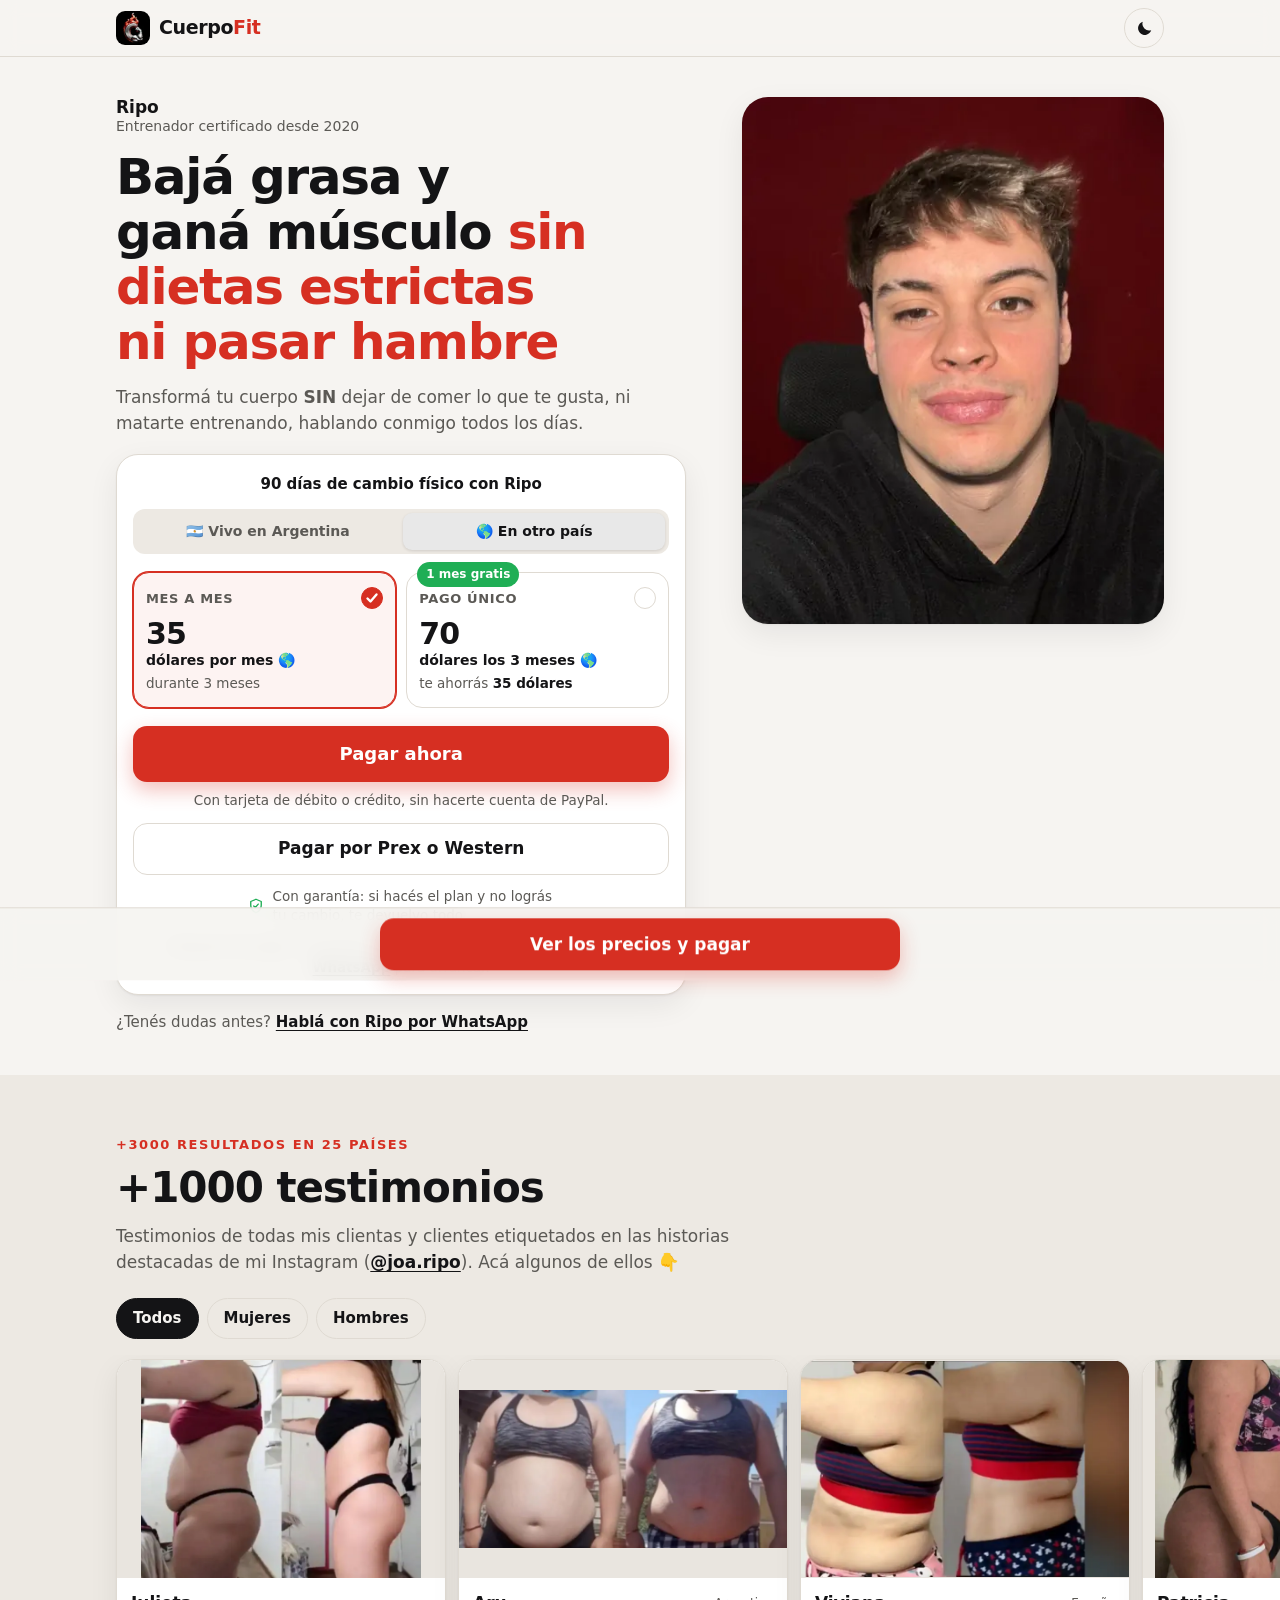
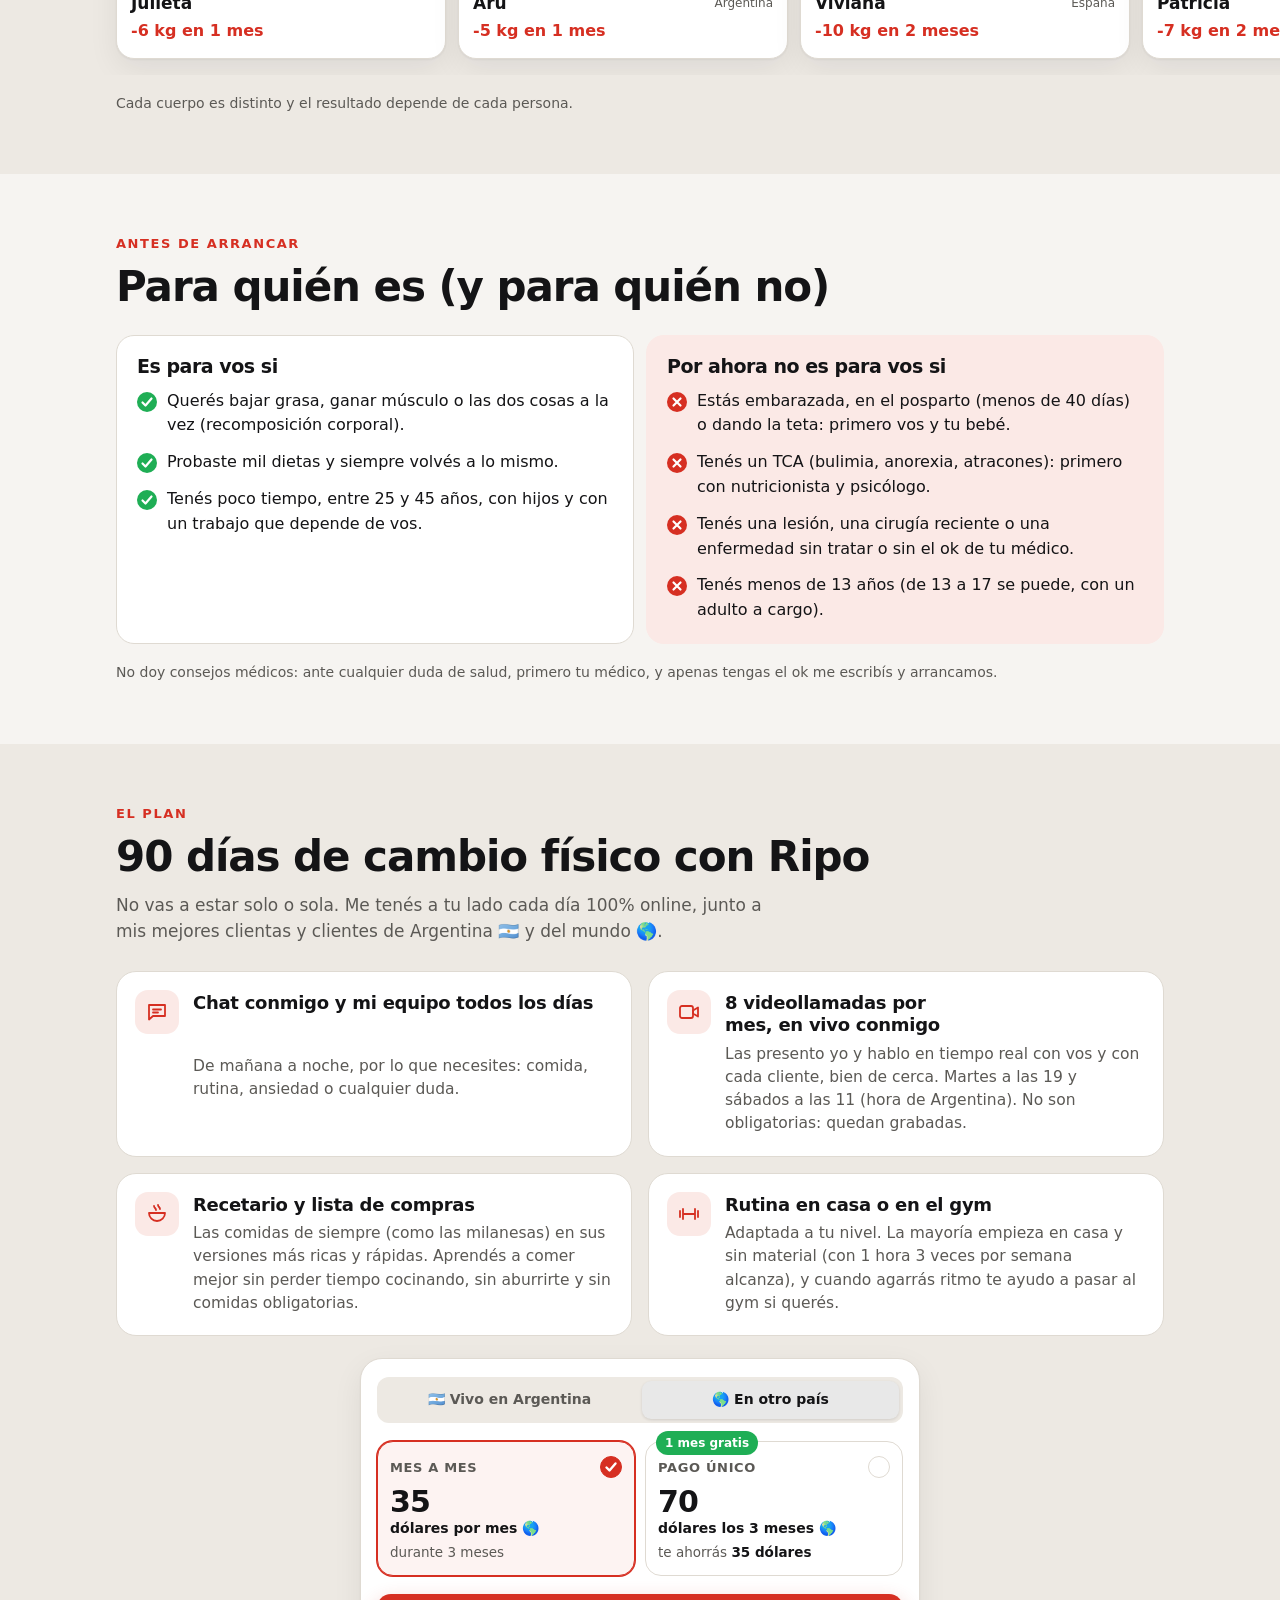
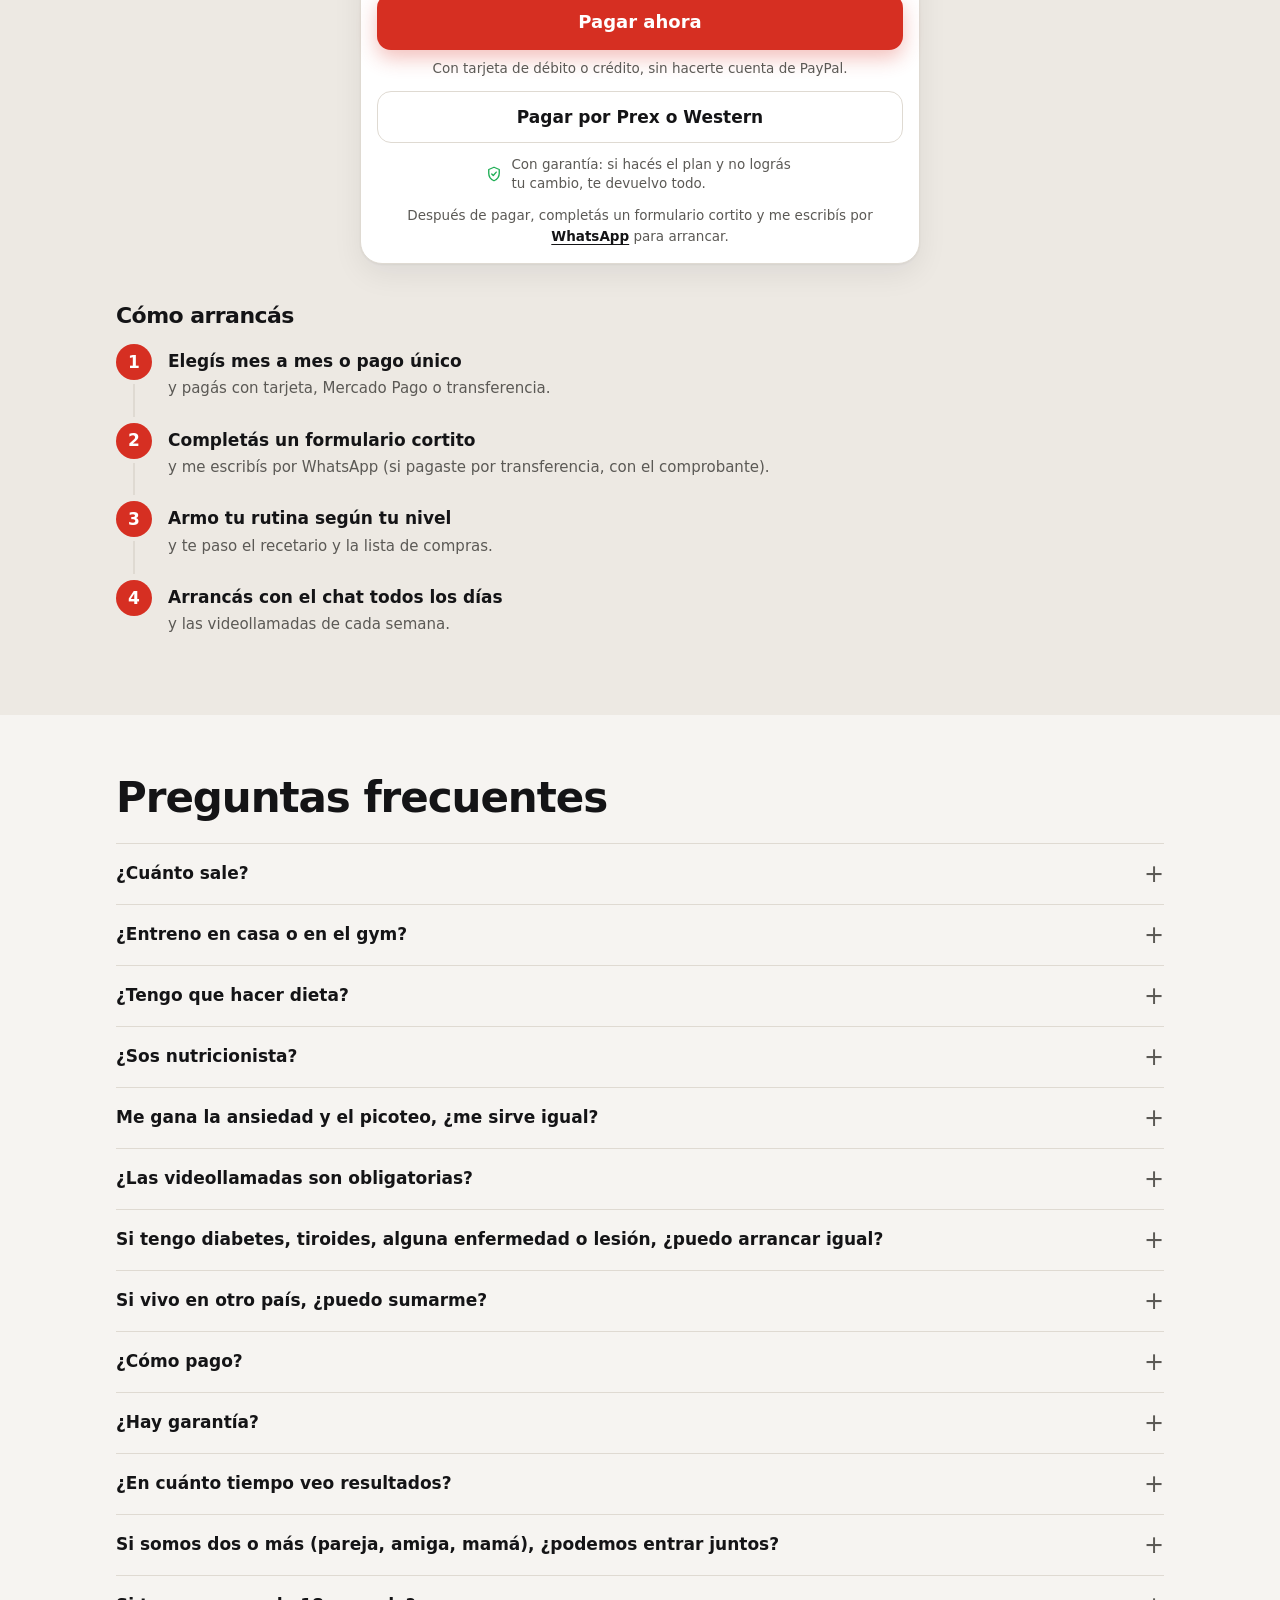
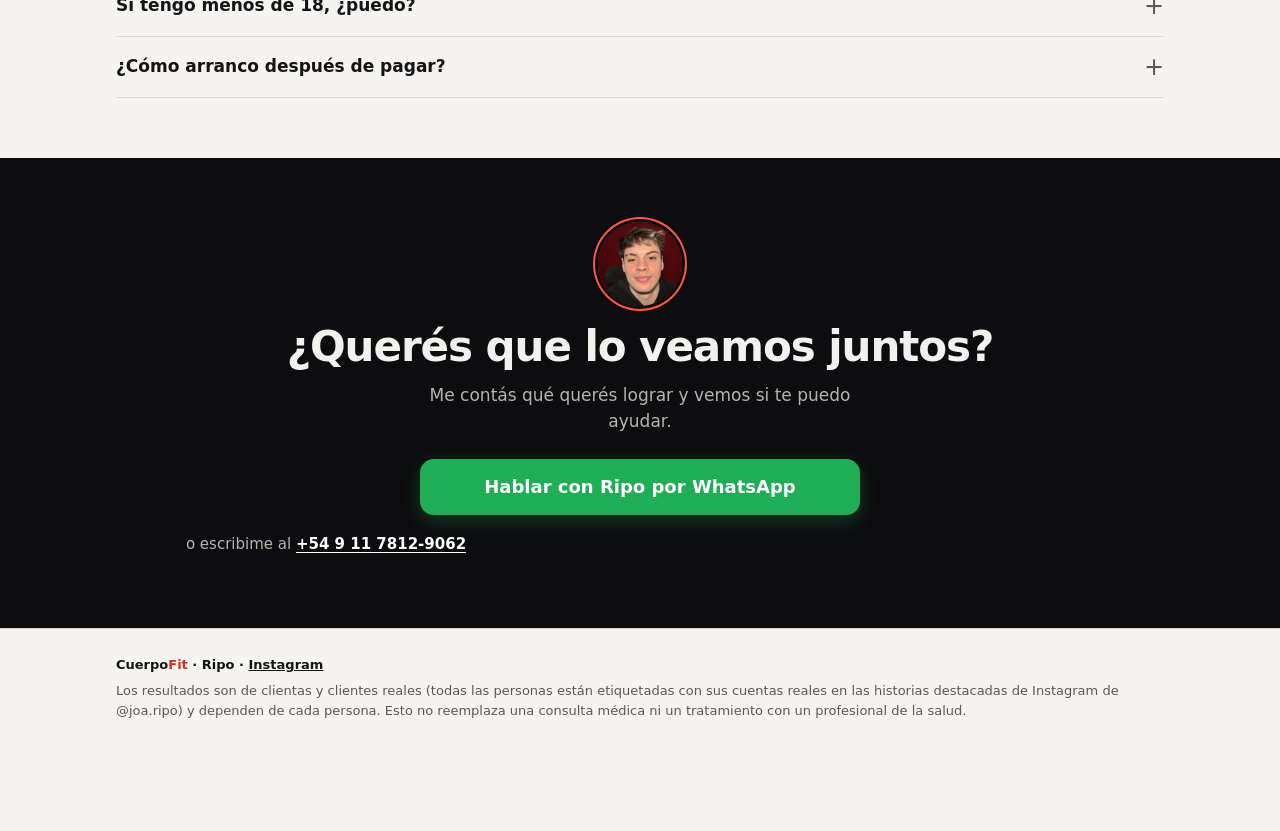
<file: plan/index.html>
<!doctype html>
<html lang="es-AR">
<head>
<meta charset="utf-8">
<meta name="viewport" content="width=device-width, initial-scale=1, viewport-fit=cover">
<title>CuerpoFit con Ripo</title>
<meta name="description" content="Transformá tu cuerpo sin dejar de comer lo que te gusta, ni matarte entrenando, hablando conmigo todos los días.">
<meta name="robots" content="noindex">
<meta name="color-scheme" content="dark light">
<meta name="theme-color" content="#0d0d0f" media="(prefers-color-scheme: dark)">
<meta name="theme-color" content="#f6f4f1" media="(prefers-color-scheme: light)">
<meta property="og:title" content="CuerpoFit con Ripo">
<meta property="og:description" content="Bajá grasa y ganá músculo sin dietas estrictas ni pasar hambre.">
<meta property="og:image" content="assets/img/ripo.webp">
<link rel="icon" href="assets/img/favicon.png">
<link rel="apple-touch-icon" href="assets/img/icon-180.png">
<link rel="preload" as="image" href="assets/img/ripo.webp" fetchpriority="high">
<link rel="stylesheet" href="assets/styles.css">
<script>
  // antes de pintar: tema elegido a mano
  (function () {
    try { var t = localStorage.getItem("cf-tema"); if (t === "light" || t === "dark") document.documentElement.setAttribute("data-theme", t); } catch (e) {}
  })();
</script>
<!-- antes de pintar: cuál de las 10 versiones ve esta persona (lista de versiones activas adentro) -->
<script src="assets/versiones.js"></script>
</head>
<body>

<a class="skip" href="#plan">Ir al plan y los precios</a>

<div class="inapp" id="inapp" hidden>
  <p><b>Estás dentro de TikTok:</b> para que se abra WhatsApp tocá los <b>3 puntitos ···</b> de arriba a la derecha y elegí <b>Abrir en el navegador</b>.</p>
</div>

<header class="top">
  <div class="wrap top-in">
    <a class="marca" href="#inicio" aria-label="CuerpoFit, inicio">
      <img src="assets/img/logo.webp" width="34" height="34" alt="">
      <span>Cuerpo<em>Fit</em></span>
    </a>
    <button class="tema" id="tema" type="button" aria-label="Cambiar entre modo claro y oscuro">
      <svg class="i-sol" viewBox="0 0 24 24" aria-hidden="true"><circle cx="12" cy="12" r="4.5"/><path d="M12 2v2.5M12 19.5V22M2 12h2.5M19.5 12H22M4.9 4.9l1.8 1.8M17.3 17.3l1.8 1.8M4.9 19.1l1.8-1.8M17.3 6.7l1.8-1.8"/></svg>
      <svg class="i-luna" viewBox="0 0 24 24" aria-hidden="true"><path d="M20.5 14.2A8.5 8.5 0 0 1 9.8 3.5a8.5 8.5 0 1 0 10.7 10.7z"/></svg>
    </button>
  </div>
</header>

<main id="bloques">

<!-- ARRIBA: título (1, 2 o 3) y lo que va primero según la versión (pagar / wpp / gar; en quien y res el botón va al pie del bloque siguiente) -->
<section class="hero" id="inicio">
  <div class="wrap hero-in">
    <div class="hero-txt">
      <div class="quien-es">
        <img src="assets/img/ripo.webp" width="480" height="600" alt="Ripo" fetchpriority="high">
        <p><b>Ripo</b><span>Entrenador certificado desde 2020</span></p>
      </div>
      <h1 class="tit tit-1">Bajá grasa y ganá músculo <span>sin dietas estrictas ni pasar hambre</span></h1>
      <h1 class="tit tit-2">Tu cambio físico, <span>juntos 💪</span></h1>
      <h1 class="tit tit-3">+3000 resultados reales en 25 países, <span>sin dietas estrictas ni pasar hambre</span></h1>
      <p class="lead">Transformá tu cuerpo <b>SIN</b> dejar de comer lo que te gusta, ni matarte entrenando, hablando conmigo todos los días.</p>

      <div class="arr arr-pagar">
        <div class="hueco-oferta js-ancla" data-oferta="hero"></div>
        <p class="hero-dudas">¿Tenés dudas antes? <a class="js-wa" data-boton="hablar" href="https://wa.me/5491178129062?text=hola%20Ripo%2C%20vengo%20de%20la%20p%C3%A1gina">Hablá con Ripo por WhatsApp</a></p>
      </div>

      <div class="arr arr-wpp">
        <a class="btn btn-wa js-wa js-ancla" data-boton="hablar" href="https://wa.me/5491178129062?text=hola%20Ripo%2C%20vengo%20de%20la%20p%C3%A1gina">
          <svg viewBox="0 0 24 24" aria-hidden="true"><use href="#i-wa"/></svg>
          Hablar con Ripo por WhatsApp
        </a>
        <p class="sub-cta">Me contás qué querés lograr y vemos si te puedo ayudar · <a href="#plan">ver el plan y los precios</a></p>
      </div>

      <div class="arr arr-gar">
        <div class="gar-hero">
          <svg viewBox="0 0 24 24" aria-hidden="true"><use href="#i-escudo"/></svg>
          <p><b>Con garantía de devolución</b><span>Si completás los meses que contrataste haciendo el plan y no llegás al cuerpo que querés, te devuelvo todo lo que pagaste, cada centavo.</span></p>
        </div>
        <a class="btn btn-pagar js-ancla" href="#plan">Ver los precios y pagar</a>
        <p class="hero-dudas">¿Tenés dudas antes? <a class="js-wa" data-boton="hablar" href="https://wa.me/5491178129062?text=hola%20Ripo%2C%20vengo%20de%20la%20p%C3%A1gina">Hablá con Ripo por WhatsApp</a></p>
      </div>

    </div>
    <figure class="hero-foto">
      <img src="assets/img/ripo.webp" width="480" height="600" alt="Ripo, entrenador de CuerpoFit">
    </figure>
  </div>
</section>

<!-- BLOQUE resultados (los mismos del PDF que manda el closer) -->
<section class="sec blq" id="resultados" data-bloque="resultados" aria-labelledby="t-res">
  <div class="wrap">
    <p class="kicker">+3000 resultados en 25 países</p>
    <h2 id="t-res">+1000 testimonios</h2>
    <p class="intro">Testimonios de <span class="cyc">todas mis clientas y clientes etiquetados</span><span class="cli">todos mis clientes etiquetados</span> en las historias destacadas de mi Instagram (<a href="https://www.instagram.com/joa.ripo/" rel="noopener" target="_blank">@joa.ripo</a>). Acá algunos de ellos 👇</p>
    <div class="chips" role="group" aria-label="Filtrar resultados">
      <button type="button" class="chip on" data-f="todos" aria-pressed="true">Todos</button>
      <button type="button" class="chip" data-f="m" aria-pressed="false">Mujeres</button>
      <button type="button" class="chip" data-f="h" aria-pressed="false">Hombres</button>
    </div>
  </div>
  <div class="carrusel" id="carrusel" tabindex="0" aria-label="Fotos de antes y después, deslizá para ver más">
    <figure class="res" data-g="m"><img src="assets/img/julieta.webp" width="665" height="520" alt="Antes y después de Julieta, de perfil" loading="lazy" decoding="async"><figcaption><b>Julieta</b><span>-6 kg en 1 mes</span></figcaption></figure>
    <figure class="res" data-g="m"><img src="assets/img/aru.webp" width="720" height="346" alt="Antes y después de Aru" loading="lazy" decoding="async"><figcaption><b>Aru</b><span>-5 kg en 1 mes</span><small>Argentina</small></figcaption></figure>
    <figure class="res" data-g="m"><img src="assets/img/viviana.webp" width="720" height="474" alt="Antes y después de Viviana" loading="lazy" decoding="async"><figcaption><b>Viviana</b><span>-10 kg en 2 meses</span><small>España</small></figcaption></figure>
    <figure class="res" data-g="m"><img src="assets/img/patricia.webp" width="707" height="508" alt="Antes y después de Patricia" loading="lazy" decoding="async"><figcaption><b>Patricia</b><span>-7 kg en 2 meses</span><small>Argentina</small></figcaption></figure>
    <figure class="res" data-g="m"><img src="assets/img/paola.webp" width="606" height="423" alt="Antes y después de Paola" loading="lazy" decoding="async"><figcaption><b>Paola</b><span>-6 kg en 1 mes y medio</span><small>Argentina</small></figcaption></figure>
    <figure class="res" data-g="m"><img src="assets/img/karla.webp" width="619" height="520" alt="Antes y después de Karla" loading="lazy" decoding="async"><figcaption><b>Karla</b><span>-3 kg en 21 días</span><small>Argentina</small></figcaption></figure>
    <figure class="res" data-g="m"><img src="assets/img/sofia.webp" width="583" height="520" alt="Antes y después de Sofía" loading="lazy" decoding="async"><figcaption><b>Sofía</b><span>+5 kg en 1 mes</span><small>España</small></figcaption></figure>
    <figure class="res" data-g="h"><img src="assets/img/bruno.webp" width="622" height="442" alt="Antes y después de Bruno" loading="lazy" decoding="async"><figcaption><b>Bruno</b><span>-25 kg en 6 meses</span><small>Argentina</small></figcaption></figure>
    <figure class="res" data-g="h"><img src="assets/img/facundo.webp" width="720" height="234" alt="Progreso de Facundo en cuatro fotos" loading="lazy" decoding="async"><figcaption><b>Facundo</b><span>-18 kg en 5 meses</span><small>Argentina</small></figcaption></figure>
    <figure class="res" data-g="h"><img src="assets/img/joel.webp" width="720" height="440" alt="Antes y después de Joel" loading="lazy" decoding="async"><figcaption><b>Joel</b><span>-14 kg en 3 meses</span><small>Venezuela</small></figcaption></figure>
    <figure class="res" data-g="h"><img src="assets/img/tomas.webp" width="629" height="394" alt="Antes y después de Tomás" loading="lazy" decoding="async"><figcaption><b>Tomás</b><span>-13 kg en 56 días</span><small>Argentina</small></figcaption></figure>
    <figure class="res" data-g="h"><img src="assets/img/ricardo.webp" width="720" height="434" alt="Antes y después de Ricardo" loading="lazy" decoding="async"><figcaption><b>Ricardo</b><span>-10 kg en 2 meses</span><small>Argentina</small></figcaption></figure>
    <figure class="res" data-g="h"><img src="assets/img/juan.webp" width="411" height="474" alt="Antes y después de Juan" loading="lazy" decoding="async"><figcaption><b>Juan</b><span>-10 kg en 3 meses</span><small>Argentina</small></figcaption></figure>
    <figure class="res" data-g="h"><img src="assets/img/jorge.webp" width="720" height="463" alt="Antes y después de Jorge" loading="lazy" decoding="async"><figcaption><b>Jorge</b><span>-10 kg en 3 meses</span><small>Argentina</small></figcaption></figure>
    <figure class="res" data-g="h"><img src="assets/img/alejandro.webp" width="682" height="438" alt="Antes y después de Alejandro" loading="lazy" decoding="async"><figcaption><b>Alejandro</b><span>-7 kg en 2 meses</span><small>Argentina</small></figcaption></figure>
    <figure class="res" data-g="h"><img src="assets/img/emanuel.webp" width="533" height="392" alt="Antes y después de Emanuel" loading="lazy" decoding="async"><figcaption><b>Emanuel</b><span>-7 kg en 2 meses</span><small>México</small></figcaption></figure>
    <figure class="res" data-g="h"><img src="assets/img/german.webp" width="527" height="520" alt="Antes y después de Germán" loading="lazy" decoding="async"><figcaption><b>Germán</b><span>-3 kg en 14 días</span><small>Argentina</small></figcaption></figure>
    <figure class="res" data-g="h"><img src="assets/img/bilal.webp" width="713" height="472" alt="Antes y después de Bilal" loading="lazy" decoding="async"><figcaption><b>Bilal</b><span>+7 kg en 3 meses</span><small>España</small></figcaption></figure>
  </div>
  <div class="wrap">
    <p class="nota">Cada cuerpo es distinto y el resultado depende de cada persona.</p>
    <div class="cta-blq solo-arriba-res">
      <a class="btn btn-wa js-wa js-ancla" data-boton="hablar" href="https://wa.me/5491178129062?text=hola%20Ripo%2C%20vengo%20de%20la%20p%C3%A1gina"><svg viewBox="0 0 24 24" aria-hidden="true"><use href="#i-wa"/></svg>Hablar con Ripo por WhatsApp</a>
      <p class="sub-cta">Me contás qué querés lograr y vemos si te puedo ayudar · <a href="#plan">ver el plan y los precios</a></p>
    </div>
  </div>
</section>

<!-- BLOQUE para quién es y para quién no -->
<section class="sec blq" id="para-quien" data-bloque="quien" aria-labelledby="t-quien">
  <div class="wrap">
    <p class="kicker">Antes de arrancar</p>
    <h2 id="t-quien">Para quién es (y para quién no)</h2>
    <div class="dos">
      <div class="lista si">
        <h3>Es para vos si</h3>
        <ul>
          <li>Querés bajar grasa, ganar músculo o las dos cosas a la vez (recomposición corporal).</li>
          <li>Probaste mil dietas y siempre volvés a lo mismo.</li>
          <li>Tenés poco tiempo, entre 25 y 45 años, con hijos y con un trabajo que depende de vos.</li>
        </ul>
      </div>
      <div class="lista no">
        <h3>Por ahora no es para vos si</h3>
        <ul>
          <li>Estás embarazada, en el posparto (menos de 40 días) o dando la teta: primero vos y tu bebé.</li>
          <li>Tenés un TCA (bulimia, anorexia, atracones): primero con nutricionista y psicólogo.</li>
          <li>Tenés una lesión, una cirugía reciente o una enfermedad sin tratar o sin el ok de tu médico.</li>
          <li>Tenés menos de 13 años (de 13 a 17 se puede, con un adulto a cargo).</li>
        </ul>
      </div>
    </div>
    <p class="nota">No doy consejos médicos: ante cualquier duda de salud, primero tu médico, y apenas tengas el ok me escribís y arrancamos.</p>
    <div class="cta-blq solo-arriba-quien">
      <a class="btn btn-wa js-wa js-ancla" data-boton="hablar" href="https://wa.me/5491178129062?text=hola%20Ripo%2C%20vengo%20de%20la%20p%C3%A1gina"><svg viewBox="0 0 24 24" aria-hidden="true"><use href="#i-wa"/></svg>Es para mí: hablar con Ripo</a>
      <p class="sub-cta">Me contás qué querés lograr y vemos si te puedo ayudar · <a href="#plan">ver el plan y los precios</a></p>
    </div>
  </div>
</section>

<!-- BLOQUE el plan: qué incluye (una sola vez), y abajo directo el precio y los botones -->
<section class="sec blq" id="plan" data-bloque="plan" aria-labelledby="t-plan">
  <div class="wrap">
    <p class="kicker">El plan</p>
    <h2 id="t-plan">90 días de cambio físico con Ripo</h2>
    <p class="intro">No vas a estar solo o sola. Me tenés a tu lado cada día 100% online, junto a mis mejores <span class="cyc">clientas y clientes</span><span class="cli">clientes</span> de Argentina 🇦🇷 y del mundo 🌎.</p>
    <div class="incluye">
      <article class="inc">
        <svg viewBox="0 0 24 24" aria-hidden="true"><path d="M4 5h16v11H8l-4 3.5z"/><path d="M8 9.5h8M8 12.5h5"/></svg>
        <h3>Chat conmigo y mi equipo todos los días</h3>
        <p>De mañana a noche, por lo que necesites: comida, rutina, ansiedad o cualquier duda.</p>
      </article>
      <article class="inc">
        <svg viewBox="0 0 24 24" aria-hidden="true"><rect x="3" y="6" width="13" height="12" rx="2"/><path d="M16 10.5l5-3v9l-5-3z"/></svg>
        <h3>8 videollamadas por mes, en vivo conmigo</h3>
        <p>Las presento yo y hablo en tiempo real con vos y con cada cliente, bien de cerca. Martes a las 19 y sábados a las 11 (hora de Argentina). No son obligatorias: quedan grabadas.</p>
      </article>
      <article class="inc">
        <svg viewBox="0 0 24 24" aria-hidden="true"><path d="M4 11h16a8 8 0 0 1-16 0z"/><path d="M9 4c0 2 2 2 2 4M13 3c0 2 2 2 2 4"/></svg>
        <h3>Recetario y lista de compras</h3>
        <p>Las comidas de siempre (como las milanesas) en sus versiones más ricas y rápidas. Aprendés a comer mejor sin perder tiempo cocinando, sin aburrirte y sin comidas obligatorias.</p>
      </article>
      <article class="inc">
        <svg viewBox="0 0 24 24" aria-hidden="true"><path d="M3 9v6M6 7v10M18 7v10M21 9v6M6 12h12"/></svg>
        <h3>Rutina en casa o en el gym</h3>
        <p>Adaptada a tu nivel. La mayoría empieza en casa y sin material (con 1 hora 3 veces por semana alcanza), y cuando agarrás ritmo te ayudo a pasar al gym si querés.</p>
      </article>
    </div>

    <div class="gar-dest">
      <svg viewBox="0 0 24 24" aria-hidden="true"><use href="#i-escudo"/></svg>
      <div>
        <h3>Garantía de devolución</h3>
        <p>Si completás los meses que contrataste haciendo el plan y no llegás al cuerpo que querés, te devuelvo todo lo que pagaste, cada centavo.</p>
      </div>
    </div>

    <div class="hueco-oferta" data-oferta="plan"></div>
    <p class="duo-linea solo-ar">¿Entran de a dos o tres? Plan dúo o trío: 31 mil por persona por mes. <a class="js-wa" data-boton="duo" href="https://wa.me/5491178129062">Escribime y lo armamos</a>.</p>

    <h3 class="h-pasos">Cómo arrancás</h3>
    <ol class="pasos">
      <li><b>Elegís mes a mes o pago único</b><span>y pagás con tarjeta, Mercado Pago o transferencia.</span></li>
      <li><b>Completás un formulario cortito</b><span>y me escribís por WhatsApp (si pagaste por transferencia, con el comprobante).</span></li>
      <li><b>Armo tu rutina según tu nivel</b><span>y te paso el recetario y la lista de compras.</span></li>
      <li><b>Arrancás con el chat todos los días</b><span>y las videollamadas de cada semana.</span></li>
    </ol>
  </div>
</section>

<!-- BLOQUE preguntas frecuentes (las que más llegan por privado y por wpp) -->
<section class="sec blq" id="preguntas" data-bloque="preguntas" aria-labelledby="t-faq">
  <div class="wrap">
    <h2 id="t-faq">Preguntas frecuentes</h2>
    <div class="faq">
      <details data-q="precio"><summary>¿Cuánto sale?</summary><p><a href="#plan">Tocá acá para ver los precios</a>, según vivas en Argentina o en otro país. Podés pagar mes a mes o los 3 meses juntos en 1 solo pago, y así te llevás 1 mes gratis.</p></details>
      <details data-q="casa_gym"><summary>¿Entreno en casa o en el gym?</summary><p>Donde quieras. La mayoría empieza en casa y sin material, y cuando agarra ritmo, si quiere, la ayudo a pasar al gym.</p></details>
      <details data-q="dieta"><summary>¿Tengo que hacer dieta?</summary><p>No. Nada de dietas estrictas ni comidas raras: aprendés a comer mejor con hábitos simples, un recetario de comidas ricas y rápidas y la lista de compras, sin pasar hambre.</p></details>
      <details data-q="nutri"><summary>¿Sos nutricionista?</summary><p>No, y esto no reemplaza el tratamiento de un nutricionista. Mis consejos de alimentación no son un plan personalizado: son educación y coaching de hábitos. Aun así, mis <span class="cyc">clientas y clientes</span><span class="cli">clientes</span> ven resultados desde los primeros 7 días de aplicar el Método CuerpoFit.</p></details>
      <details data-q="ansiedad"><summary>Me gana la ansiedad y el picoteo, ¿me sirve igual?</summary><p>Sí. Le pasa a la mayoría antes de arrancar, y para eso está el chat todos los días: te doy herramientas para manejarlo sin dejar de comer lo que te gusta y sin pasar hambre.</p></details>
      <details data-q="videollamadas"><summary>¿Las videollamadas son obligatorias?</summary><p>No. Son los martes a las 19 y los sábados a las 11 (hora de Argentina), en vivo conmigo, y quedan grabadas para que las veas cuando puedas.</p></details>
      <details data-q="salud"><summary>Si tengo diabetes, tiroides, alguna enfermedad o lesión, ¿puedo arrancar igual?</summary><p>Sí, si lo estás tratando y tu médico te autoriza a entrenar y cambiar la comida: la rutina se adapta a lo que te marcó. Si no lo trataste o no tenés el ok, primero tu médico, y apenas lo tengas me escribís (yo no doy consejos médicos).</p></details>
      <details data-q="otro_pais"><summary>Si vivo en otro país, ¿puedo sumarme?</summary><p>Sí, es todo 100% online, junto a mis <span class="cyc">clientas y clientes</span><span class="cli">clientes</span> de Argentina 🇦🇷 y del mundo 🌎. Pagás en dólares con tarjeta de débito o crédito (sin hacerte cuenta de PayPal), o por Prex o Western.</p></details>
      <details data-q="como_pago"><summary>¿Cómo pago?</summary><p>En Argentina, con tarjeta o Mercado Pago desde el botón “Pagar ahora”, o por transferencia (me escribís y te paso los datos). Desde otro país, con tarjeta, Prex o Western. Si pagás por transferencia, Prex o Western, me mandás el comprobante por WhatsApp y arrancamos.</p></details>
      <details data-q="garantia"><summary>¿Hay garantía?</summary><p>Sí. Si completás los meses que contrataste haciendo el plan y no llegás al cuerpo que querés, te devuelvo todo lo que pagaste, cada centavo.</p></details>
      <details data-q="tiempo"><summary>¿En cuánto tiempo veo resultados?</summary><p>Depende de cada cuerpo y de cuánto lo sostengas, por eso no te prometo kilos exactos. Lo que ves arriba son <span class="cyc">clientas y clientes</span><span class="cli">clientes</span> reales, y muchas personas bajan 10 kg en 2 a 3 meses.</p></details>
      <details data-q="duo"><summary>Si somos dos o más (pareja, amiga, mamá), ¿podemos entrar juntos?</summary><p>Sí, y salen ganando en el valor: 31 mil por persona por mes. Plan dúo: 62.000 pesos argentinos por mes entre los dos (124.000 el pago único). Plan trío: 93.000 pesos argentinos por mes entre los tres (186.000 el pago único). Desde otro país te paso el valor en dólares. <a class="js-wa" data-boton="duo" href="https://wa.me/5491178129062">Escribime</a> y lo armamos.</p></details>
      <details data-q="menores"><summary>Si tengo menos de 18, ¿puedo?</summary><p>De 13 a 17 sí, con un adulto a cargo (mamá, papá o tutor) que me escriba y le explico todo. Menores de 13, no.</p></details>
      <details data-q="arranque"><summary>¿Cómo arranco después de pagar?</summary><p>Completás un formulario cortito, me escribís por WhatsApp, armo tu rutina según tu nivel y arrancás con el recetario, el chat y las videollamadas.</p></details>
    </div>
  </div>
</section>

<!-- CIERRE (siempre último) -->
<section class="cierre" id="cierre" aria-labelledby="t-cierre">
  <div class="wrap">
    <img class="cierre-foto" src="assets/img/ripo.webp" width="480" height="600" alt="" loading="lazy" decoding="async">
    <h2 id="t-cierre">¿Querés que lo veamos juntos?</h2>
    <p>Me contás qué querés lograr y vemos si te puedo ayudar.</p>
    <a class="btn btn-wa js-wa" data-boton="hablar" href="https://wa.me/5491178129062?text=hola%20Ripo%2C%20vengo%20de%20la%20p%C3%A1gina">Hablar con Ripo por WhatsApp</a>
    <p class="num">o escribime al <button type="button" class="copiar" data-copiar="+5491178129062">+54 9 11 7812-9062</button></p>
  </div>
</section>

</main>

<footer class="pie">
  <div class="wrap">
    <p class="pie-marca">Cuerpo<em>Fit</em> · Ripo · <a href="https://www.instagram.com/joa.ripo/" rel="noopener" target="_blank">Instagram</a></p>
    <p>Los resultados son de <span class="cyc">clientas y clientes</span><span class="cli">clientes</span> reales (todas las personas están etiquetadas con sus cuentas reales en las historias destacadas de Instagram de @joa.ripo) y dependen de cada persona. Esto no reemplaza una consulta médica ni un tratamiento con un profesional de la salud.</p>
  </div>
</footer>

<!-- botón siempre a mano en el celu: según la versión lleva a los precios o a WhatsApp -->
<div class="barra" id="barra" aria-hidden="true">
  <a class="btn btn-pagar barra-pagar" tabindex="-1" href="#plan">Ver los precios y pagar</a>
  <a class="btn btn-wa js-wa barra-wpp" data-boton="hablar" tabindex="-1" href="https://wa.me/5491178129062?text=hola%20Ripo%2C%20vengo%20de%20la%20p%C3%A1gina">Hablar con Ripo por WhatsApp</a>
</div>

<!-- la elección del plan y las formas de pagar (arriba en las versiones "pagar" y siempre en el plan) -->
<template id="t-oferta">
  <div class="of">
    <p class="of-tit">90 días de cambio físico con Ripo</p>
    <div class="of-pais" role="radiogroup" aria-label="Dónde vivís">
      <button type="button" role="radio" class="pais-b" data-pais="ar" aria-checked="true"><span aria-hidden="true">🇦🇷</span> Vivo en Argentina</button>
      <button type="button" role="radio" class="pais-b" data-pais="ext" aria-checked="false"><span aria-hidden="true">🌎</span> En otro país</button>
    </div>
    <fieldset class="of-ops">
      <legend class="vh">Elegí cómo pagar el plan de 3 meses</legend>
      <label class="op">
        <input type="radio" value="mes" checked>
        <span class="op-in">
          <span class="op-t">Mes a mes</span>
          <span class="op-p"><span data-p="mes_n">39.000</span></span>
          <span class="op-u" data-p="mes_u">pesos argentinos por mes</span>
          <span class="op-s">durante 3 meses</span>
        </span>
      </label>
      <label class="op">
        <input type="radio" value="unico">
        <span class="op-in">
          <span class="op-badge">1 mes gratis</span>
          <span class="op-t">Pago único</span>
          <span class="op-p"><span data-p="unico_n">78.000</span></span>
          <span class="op-u" data-p="unico_u">pesos argentinos los 3 meses</span>
          <span class="op-s">te ahorrás <b data-p="ahorro">39.000 pesos</b></span>
        </span>
      </label>
    </fieldset>
    <p class="of-gar"><svg viewBox="0 0 24 24" aria-hidden="true"><use href="#i-escudo"/></svg>Con garantía: si hacés el plan y no lográs tu cambio, te devuelvo todo.</p>
    <a class="btn btn-pagar js-pago" href="https://mpago.la/331QJt7" rel="noopener" target="_blank">Pagar ahora</a>
    <p class="of-medio" data-p="medio">Con tarjeta (crédito, débito o prepaga) o con tu cuenta de Mercado Pago.</p>
    <a class="btn btn-linea js-wa" data-boton="alt" href="https://wa.me/5491178129062"><span data-p="alt">Pagar por transferencia</span></a>
    <p class="of-pie">Después de pagar, completás un formulario cortito y me escribís por <a class="js-wa" data-boton="pague" href="https://wa.me/5491178129062">WhatsApp</a> para arrancar.</p>
  </div>
</template>

<!-- si WhatsApp no se abre (navegador de TikTok / Instagram) -->
<div class="hoja" id="hoja" role="dialog" aria-modal="true" aria-labelledby="hoja-t" hidden>
  <div class="hoja-in">
    <button type="button" class="hoja-x" id="hoja-x" aria-label="Cerrar">×</button>
    <h3 id="hoja-t">¿No se abrió WhatsApp?</h3>
    <p id="hoja-tip">A veces TikTok e Instagram no lo dejan abrir. Tocá los <b>3 puntitos ···</b> de arriba, elegí <b>Abrir en el navegador</b> y tocá el botón otra vez, o hacelo a mano:</p>
    <ol>
      <li>Copiá el mensaje <button type="button" class="copiar btn-linea" id="copiar-msj" data-copiar="">Copiar mensaje</button></li>
      <li>Copiá mi número <button type="button" class="copiar btn-linea" data-copiar="+5491178129062">+54 9 11 7812-9062</button></li>
      <li>Abrí WhatsApp, tocá la lupita, pegá el número y mandame el mensaje (no hace falta que me agendes).</li>
    </ol>
  </div>
</div>

<!-- íconos que se repiten -->
<svg width="0" height="0" style="position:absolute" aria-hidden="true">
  <symbol id="i-wa" viewBox="0 0 24 24"><path d="M12 2a10 10 0 0 0-8.6 15.1L2 22l5-1.3A10 10 0 1 0 12 2zm0 18.2a8.2 8.2 0 0 1-4.2-1.2l-.3-.2-3 .8.8-2.9-.2-.3A8.2 8.2 0 1 1 12 20.2zm4.5-6.1c-.2-.1-1.5-.7-1.7-.8-.2-.1-.4-.1-.6.1l-.8 1c-.1.2-.3.2-.5.1a6.7 6.7 0 0 1-3.3-2.9c-.2-.4.2-.4.7-1.3.1-.2 0-.3 0-.4l-.8-1.8c-.2-.5-.4-.4-.6-.4h-.5c-.2 0-.4.1-.7.3a2.8 2.8 0 0 0-.9 2.1 4.9 4.9 0 0 0 1 2.6 11.2 11.2 0 0 0 4.3 3.8c1.6.7 2.2.7 3 .6.5-.1 1.5-.6 1.7-1.2.2-.6.2-1.1.2-1.2-.1-.1-.3-.2-.5-.3z"/></symbol>
  <symbol id="i-escudo" viewBox="0 0 24 24"><path d="M12 3l7 3v5c0 4.4-3 8.3-7 10-4-1.7-7-5.6-7-10V6z" fill="none" stroke="currentColor" stroke-width="1.8" stroke-linejoin="round"/><path d="M9 12l2 2 4-4.5" fill="none" stroke="currentColor" stroke-width="1.8" stroke-linecap="round" stroke-linejoin="round"/></symbol>
</svg>

<script src="assets/app.js" defer></script>
</body>
</html>
</file>
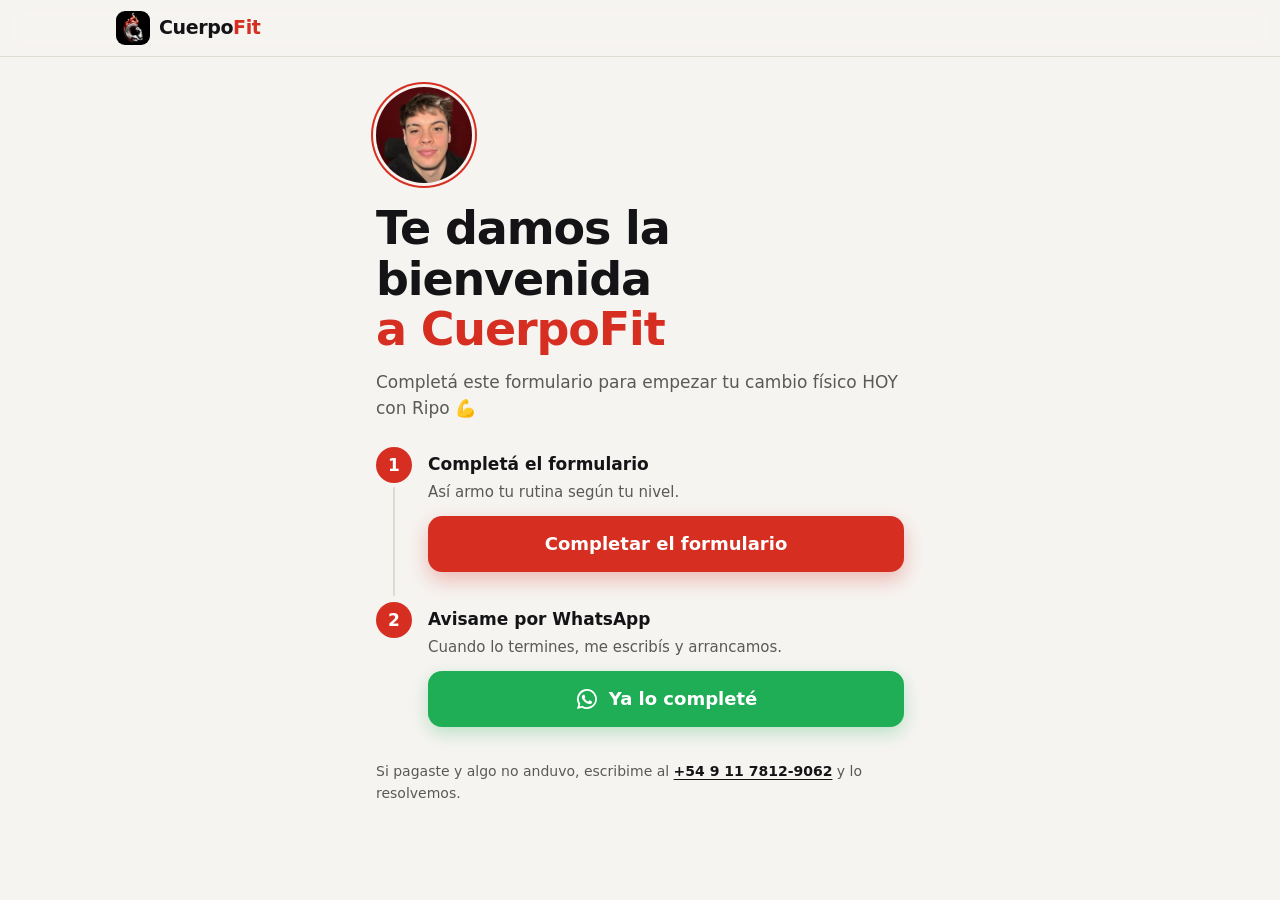
<file: plan/gracias/index.html>
<!doctype html>
<html lang="es-AR">
<head>
<meta charset="utf-8">
<meta name="viewport" content="width=device-width, initial-scale=1, viewport-fit=cover">
<title>Bienvenida a CuerpoFit</title>
<meta name="robots" content="noindex">
<meta name="color-scheme" content="dark light">
<meta name="theme-color" content="#0d0d0f" media="(prefers-color-scheme: dark)">
<meta name="theme-color" content="#f6f4f1" media="(prefers-color-scheme: light)">
<link rel="icon" href="../assets/img/favicon.png">
<link rel="apple-touch-icon" href="../assets/img/icon-180.png">
<link rel="stylesheet" href="../assets/styles.css">
<script>
  (function () {
    try { var t = localStorage.getItem("cf-tema"); if (t === "light" || t === "dark") document.documentElement.setAttribute("data-theme", t); } catch (e) {}
  })();
</script>
<style>
  /* vuelta de Mercado Pago / PayPal: bienvenida, formulario y WhatsApp (misma estética que la página) */
  .gr { padding: 30px 0 56px; }
  .gr-in { max-width: 560px; margin: 0 auto; }
  .gr-foto { width: 96px; height: 96px; border-radius: 50%; object-fit: cover; object-position: 50% 22%; box-shadow: 0 0 0 3px var(--bg), 0 0 0 5px var(--rojo); margin-bottom: 20px; }
  .gr h1 { font-size: clamp(30px, 8.4vw, 46px); font-weight: 850; }
  .gr h1 span { color: var(--rojo); }
  .gr .lead { margin-bottom: 26px; }
  .gr .pasos { margin-top: 6px; }
  .gr .pasos li { padding-bottom: 26px; }
  .gr .pasos .btn { margin-top: 12px; }
  .gr-pie { margin-top: 8px; font-size: 14px; color: var(--mut); }
  .gr-pie a { color: var(--txt); font-weight: 700; text-underline-offset: 3px; }
</style>
</head>
<body>

<header class="top">
  <div class="wrap top-in">
    <a class="marca" href="../" aria-label="CuerpoFit">
      <img src="../assets/img/logo.webp" width="34" height="34" alt="">
      <span>Cuerpo<em>Fit</em></span>
    </a>
  </div>
</header>

<main class="gr">
  <div class="wrap gr-in">
    <img class="gr-foto" src="../assets/img/ripo.webp" width="480" height="600" alt="Ripo">
    <h1>Te damos la bienvenida <span>a CuerpoFit</span></h1>
    <p class="lead">Completá este formulario para empezar tu cambio físico HOY con Ripo 💪</p>
    <ol class="pasos">
      <li>
        <b>Completá el formulario</b><span>Así armo tu rutina según tu nivel.</span>
        <a class="btn btn-pagar" id="ir-form" href="https://forms.gle/22X2waj8Rt4pgNAy9" rel="noopener" target="_blank">Completar el formulario</a>
      </li>
      <li>
        <b>Avisame por WhatsApp</b><span>Cuando lo termines, me escribís y arrancamos.</span>
        <a class="btn btn-wa" id="ir-wa" href="https://wa.me/5491178129062?text=Hola%20Ripo%2C%20ya%20estoy%20en%20CuerpoFit!%20C%C3%B3mo%20seguimos%3F">
          <svg viewBox="0 0 24 24" aria-hidden="true"><path d="M12 2a10 10 0 0 0-8.6 15.1L2 22l5-1.3A10 10 0 1 0 12 2zm0 18.2a8.2 8.2 0 0 1-4.2-1.2l-.3-.2-3 .8.8-2.9-.2-.3A8.2 8.2 0 1 1 12 20.2zm4.5-6.1c-.2-.1-1.5-.7-1.7-.8-.2-.1-.4-.1-.6.1l-.8 1c-.1.2-.3.2-.5.1a6.7 6.7 0 0 1-3.3-2.9c-.2-.4.2-.4.7-1.3.1-.2 0-.3 0-.4l-.8-1.8c-.2-.5-.4-.4-.6-.4h-.5c-.2 0-.4.1-.7.3a2.8 2.8 0 0 0-.9 2.1 4.9 4.9 0 0 0 1 2.6 11.2 11.2 0 0 0 4.3 3.8c1.6.7 2.2.7 3 .6.5-.1 1.5-.6 1.7-1.2.2-.6.2-1.1.2-1.2-.1-.1-.3-.2-.5-.3z"/></svg>
          Ya lo completé
        </a>
      </li>
    </ol>
    <p class="gr-pie">Si pagaste y algo no anduvo, escribime al <a href="https://wa.me/5491178129062">+54 9 11 7812-9062</a> y lo resolvemos.</p>
  </div>
</main>

<script>
/* Mensaje armado: "Hola Ripo, ya estoy en CuerpoFit! Cómo seguimos? (mes a mes, TikTok, v3)".
   Opción: ?p=mes|unico (URL de retorno de cada link de pago) o lo que guardó la página al tocar "Pagar ahora";
   origen y versión: los que guardó la página (cf-de, cf-ver). Contadores: g_visita (1 por sesión), g_form, g_wpp. */
(function () {
  var TEL = "5491178129062", NS = "ripo-cf-web-7q2m";
  var ORIGENES = { tt: "TikTok", ig: "Instagram", bio: "link de la bio", wa: "WhatsApp" };
  var OPCION = { mes: "mes a mes", unico: "pago único" };
  var params = new URLSearchParams(location.search), ls = {};
  ["cf-ver", "cf-de", "cf-pago"].forEach(function (k) { try { ls[k] = localStorage.getItem(k) || ""; } catch (e) { ls[k] = ""; } });
  var n = +(params.get("v") || ls["cf-ver"]) || 0;
  var version = n >= 1 && n <= 10 ? "v" + n : "v0";   // v0 = no se sabe de qué versión vino
  var partes = [OPCION[params.get("p") || ls["cf-pago"]], ORIGENES[ls["cf-de"]], n ? version : ""].filter(Boolean);
  var texto = "Hola Ripo, ya estoy en CuerpoFit! Cómo seguimos?" + (partes.length ? " (" + partes.join(", ") + ")" : "");
  document.getElementById("ir-wa").href = "https://wa.me/" + TEL + "?text=" + encodeURIComponent(texto);

  var prueba = location.protocol === "file:" || /^(localhost|127\.|\[::1\])/.test(location.hostname) || params.has("prueba");
  // abacus deja 30 toques cada 10 s por IP: si responde 429 (muchos juntos o IP compartida) reintenta hasta 3 veces
  function mandar(url, n) {
    try {
      fetch(url, { keepalive: true }).then(function (r) {
        if (r.status === 429 && n < 3) setTimeout(function () { mandar(url, n + 1); }, 11000);
      }).catch(function () {});
    } catch (e) {}
  }
  function contar(ev) {
    if (prueba) { window.CF_EVENTOS = (window.CF_EVENTOS || []).concat(ev + "_" + version); return; }
    mandar("https://abacus.jasoncameron.dev/hit/" + NS + "/" + ev + "_" + version, 0);
  }
  var ya = false;
  try { ya = sessionStorage.getItem("cf-g-visita") === "1"; sessionStorage.setItem("cf-g-visita", "1"); } catch (e) {}
  if (!ya) contar("g_visita");
  document.getElementById("ir-form").addEventListener("click", function () { contar("g_form"); });
  document.getElementById("ir-wa").addEventListener("click", function () { contar("g_wpp"); });
})();
</script>
</body>
</html>
</file>
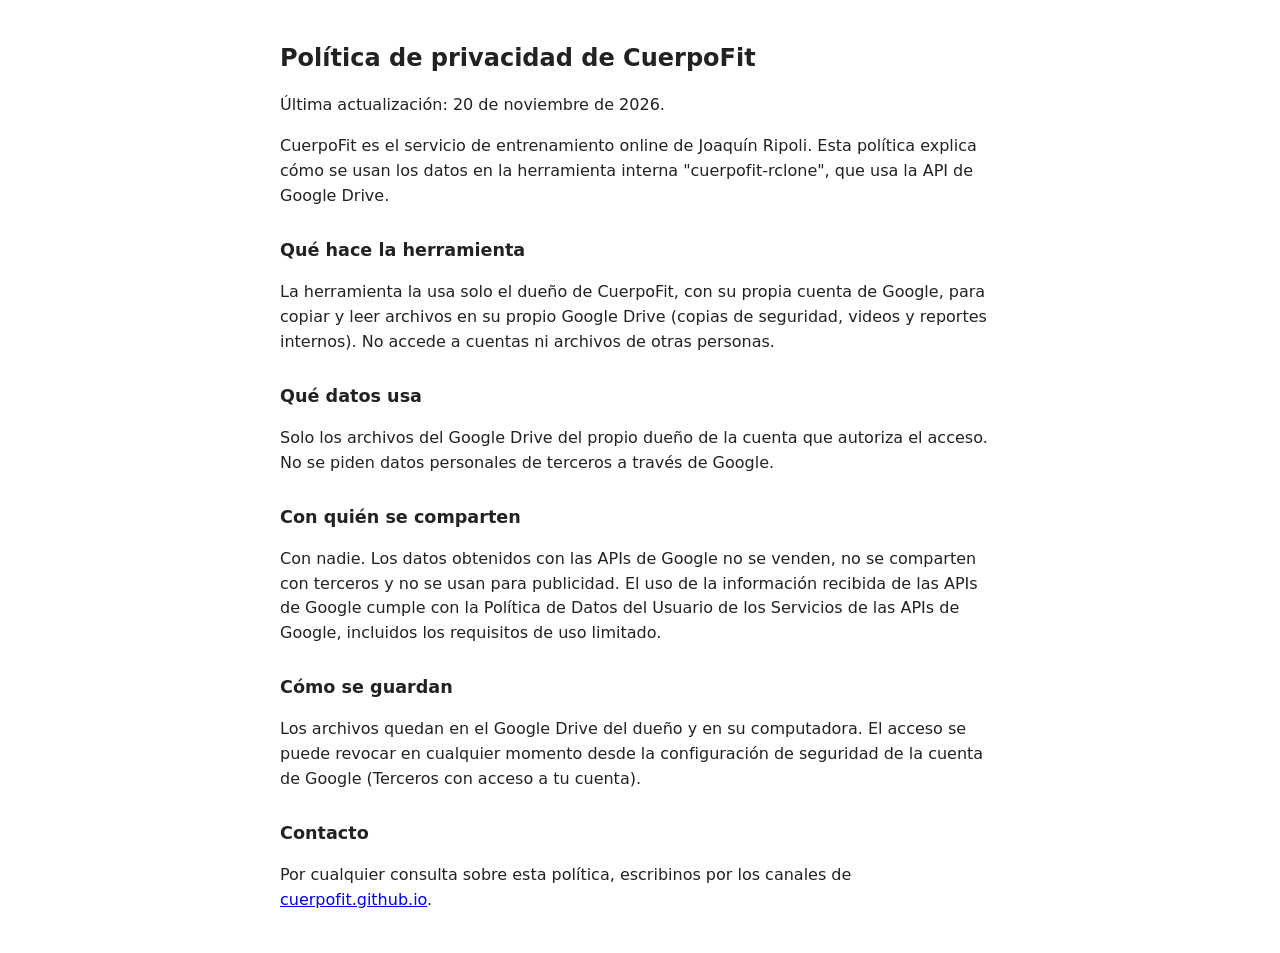
<file: privacidad.html>
<!doctype html>
<html lang="es">
<head>
<meta charset="utf-8">
<meta name="viewport" content="width=device-width, initial-scale=1">
<meta name="robots" content="noindex">
<title>Política de privacidad - CuerpoFit</title>
<style>
body{font-family:system-ui,-apple-system,Segoe UI,Roboto,sans-serif;max-width:720px;margin:0 auto;padding:24px 16px;line-height:1.55;color:#222;background:#fff}
h1{font-size:1.5rem}h2{font-size:1.1rem;margin-top:1.6em}
</style>
</head>
<body>
<h1>Política de privacidad de CuerpoFit</h1>
<p>Última actualización: 20 de noviembre de 2026.</p>
<p>CuerpoFit es el servicio de entrenamiento online de Joaquín Ripoli. Esta política explica cómo se usan los datos en la herramienta interna "cuerpofit-rclone", que usa la API de Google Drive.</p>
<h2>Qué hace la herramienta</h2>
<p>La herramienta la usa solo el dueño de CuerpoFit, con su propia cuenta de Google, para copiar y leer archivos en su propio Google Drive (copias de seguridad, videos y reportes internos). No accede a cuentas ni archivos de otras personas.</p>
<h2>Qué datos usa</h2>
<p>Solo los archivos del Google Drive del propio dueño de la cuenta que autoriza el acceso. No se piden datos personales de terceros a través de Google.</p>
<h2>Con quién se comparten</h2>
<p>Con nadie. Los datos obtenidos con las APIs de Google no se venden, no se comparten con terceros y no se usan para publicidad. El uso de la información recibida de las APIs de Google cumple con la Política de Datos del Usuario de los Servicios de las APIs de Google, incluidos los requisitos de uso limitado.</p>
<h2>Cómo se guardan</h2>
<p>Los archivos quedan en el Google Drive del dueño y en su computadora. El acceso se puede revocar en cualquier momento desde la configuración de seguridad de la cuenta de Google (Terceros con acceso a tu cuenta).</p>
<h2>Contacto</h2>
<p>Por cualquier consulta sobre esta política, escribinos por los canales de <a href="https://cuerpofit.github.io/">cuerpofit.github.io</a>.</p>
</body>
</html>
</file>
<file: plan/assets/styles.css>
/* CuerpoFit: página para leads. Sin frameworks ni fuentes externas (carga rápida en el celu) */
:root {
  --bg: #f6f4f1;
  --bg2: #ede9e3;
  --card: #ffffff;
  --txt: #141416;
  --mut: #5b5955;
  --lin: #dfdad2;
  --rojo: #d62f22;
  --rojo-btn: #d62f22;
  --rojo-btn-h: #b8261b;
  --rojo-s: #fbe9e6;
  --wa: #1fae55;
  --wa-txt: #ffffff;
  --wa-h: #178d44;
  --foto: #e9e5df;
  --som: 0 1px 2px rgba(20, 20, 22, .05), 0 10px 30px rgba(20, 20, 22, .07);
  color-scheme: light;
}
@media (prefers-color-scheme: dark) {
  :root:not([data-theme="light"]) {
    --bg: #0d0d0f;
    --bg2: #141417;
    --card: #1b1b1f;
    --txt: #f3f1ee;
    --mut: #a8a49e;
    --lin: #2c2c32;
    --rojo: #ff5545;
    --rojo-btn: #e0352a;
    --rojo-btn-h: #c92c22;
    --rojo-s: #2a1513;
    --wa: #25d366;
    --wa-txt: #052e14;
    --wa-h: #1fb457;
    --foto: #08080a;
    --som: 0 1px 2px rgba(0, 0, 0, .4), 0 12px 32px rgba(0, 0, 0, .4);
    color-scheme: dark;
  }
}
:root[data-theme="dark"] {
  --bg: #0d0d0f;
  --bg2: #141417;
  --card: #1b1b1f;
  --txt: #f3f1ee;
  --mut: #a8a49e;
  --lin: #2c2c32;
  --rojo: #ff5545;
  --rojo-btn: #e0352a;
  --rojo-btn-h: #c92c22;
  --rojo-s: #2a1513;
  --wa: #25d366;
  --wa-txt: #052e14;
  --wa-h: #1fb457;
  --foto: #08080a;
  --som: 0 1px 2px rgba(0, 0, 0, .4), 0 12px 32px rgba(0, 0, 0, .4);
  color-scheme: dark;
}

/* versiones (assets/versiones.js marca <html>): título, qué va arriba, garantía, trato y barra; sin marca se ve la versión 2 */
.tit, .arr, .solo-arriba-res, .solo-arriba-quien, .cli, .gar-dest, .barra .barra-pagar { display: none; }
:root[data-tit="1"] .tit-1, :root[data-tit="2"] .tit-2, :root[data-tit="3"] .tit-3, :root:not([data-tit]) .tit-1 { display: block; }
:root[data-arriba="pagar"] .arr-pagar, :root[data-arriba="wpp"] .arr-wpp, :root[data-arriba="gar"] .arr-gar, :root:not([data-arriba]) .arr-wpp { display: block; }
:root[data-arriba="res"] .solo-arriba-res, :root[data-arriba="quien"] .solo-arriba-quien { display: block; }
:root[data-trato="cli"] .cli { display: inline; }
:root[data-trato="cli"] .cyc { display: none; }
:root[data-gar="destacada"] .gar-dest { display: flex; }
:root[data-gar="destacada"] #plan .of-gar { display: none; }
/* arriba "quien" o "res": ese bloque sube pegado al título */
:root[data-arriba="quien"] .lead, :root[data-arriba="res"] .lead { margin-bottom: 4px; }
:root[data-arriba="quien"] #para-quien, :root[data-arriba="res"] #resultados { padding-top: 34px; }
:root[data-barra="pagar"] .barra .barra-pagar { display: flex; }
:root[data-barra="pagar"] .barra .barra-wpp { display: none; }

/* bloques en el orden de la versión (CSS order: sin parpadeo) y fondos alternados */
#bloques { display: flex; flex-direction: column; }
#inicio { order: 0; }
#resultados { order: var(--o-resultados, 1); background: var(--f-resultados, var(--bg2)); }
#para-quien { order: var(--o-quien, 2); background: var(--f-quien, var(--bg)); }
#plan { order: var(--o-plan, 3); background: var(--f-plan, var(--bg2)); }
#preguntas { order: var(--o-preguntas, 4); background: var(--f-preguntas, var(--bg)); }
#cierre { order: 99; }

* { box-sizing: border-box; }
html { -webkit-text-size-adjust: 100%; scroll-behavior: smooth; scroll-padding-top: 68px; }
@media (prefers-reduced-motion: reduce) { html { scroll-behavior: auto; } * { transition: none !important; } }
body {
  margin: 0;
  background: var(--bg);
  color: var(--txt);
  font: 400 17px/1.55 system-ui, -apple-system, "Segoe UI", Roboto, "Helvetica Neue", Arial, sans-serif;
  -webkit-font-smoothing: antialiased;
  overflow-x: hidden;
  padding-bottom: env(safe-area-inset-bottom);
}
img { max-width: 100%; display: block; }
a { color: inherit; }
h1, h2, h3 { margin: 0; line-height: 1.1; letter-spacing: -.025em; text-wrap: balance; }
p { margin: 0; }
button { font: inherit; color: inherit; }
fieldset { border: 0; margin: 0; padding: 0; min-width: 0; }
:focus-visible { outline: 3px solid var(--rojo); outline-offset: 3px; border-radius: 6px; }
.vh { position: absolute; width: 1px; height: 1px; overflow: hidden; clip: rect(0 0 0 0); white-space: nowrap; }

.wrap { width: 100%; max-width: 1080px; margin: 0 auto; padding: 0 16px; }
.skip { position: absolute; left: -9999px; }
.skip:focus { left: 12px; top: 12px; z-index: 50; background: var(--card); padding: 8px 12px; border-radius: 8px; }

.kicker { font-size: 13px; font-weight: 700; letter-spacing: .12em; text-transform: uppercase; color: var(--rojo); margin-bottom: 10px; }

/* aviso navegador de TikTok */
.inapp { background: var(--rojo-btn); color: #fff; font-size: 15px; line-height: 1.4; padding: 10px 16px; text-align: center; }

/* cabecera */
.top { position: sticky; top: 0; z-index: 20; background: color-mix(in srgb, var(--bg) 88%, transparent); backdrop-filter: saturate(1.4) blur(10px); -webkit-backdrop-filter: saturate(1.4) blur(10px); border-bottom: 1px solid var(--lin); }
.top-in { display: flex; align-items: center; justify-content: space-between; height: 56px; }
.marca { display: flex; align-items: center; gap: 9px; text-decoration: none; font-weight: 800; font-size: 19px; letter-spacing: -.02em; }
.marca img { border-radius: 9px; background: #000; }
.marca em, .pie-marca em { font-style: normal; color: var(--rojo); }
.tema { width: 40px; height: 40px; display: grid; place-items: center; border: 1px solid var(--lin); border-radius: 999px; background: transparent; cursor: pointer; }
.tema svg { width: 19px; height: 19px; fill: none; stroke: currentColor; stroke-width: 1.8; stroke-linecap: round; }
.tema .i-luna { fill: currentColor; stroke: none; }
.tema .i-sol { display: none; }
@media (prefers-color-scheme: dark) { :root:not([data-theme="light"]) .tema .i-sol { display: block; } :root:not([data-theme="light"]) .tema .i-luna { display: none; } }
:root[data-theme="dark"] .tema .i-sol { display: block; }
:root[data-theme="dark"] .tema .i-luna { display: none; }

/* botones */
.btn { display: flex; align-items: center; justify-content: center; gap: 10px; width: 100%; min-height: 56px; padding: 14px 20px; border: 0; border-radius: 14px; font-weight: 750; font-size: 18px; line-height: 1.2; text-align: center; text-decoration: none; cursor: pointer; transition: transform .12s ease, background-color .15s ease, border-color .15s ease; }
.btn:active { transform: scale(.98); }
.btn svg { width: 24px; height: 24px; fill: currentColor; flex: none; }
.btn-wa { background: var(--wa); color: var(--wa-txt); box-shadow: 0 6px 18px color-mix(in srgb, var(--wa) 28%, transparent); }
.btn-wa:hover { background: var(--wa-h); }
.btn-pagar { background: var(--rojo-btn); color: #fff; box-shadow: 0 8px 20px color-mix(in srgb, var(--rojo-btn) 30%, transparent); }
.btn-pagar:hover { background: var(--rojo-btn-h); }
.btn-linea { background: transparent; color: var(--txt); border: 1.5px solid var(--lin); min-height: 52px; font-size: 17px; font-weight: 700; }
.btn-linea:hover { border-color: var(--txt); }

/* hero */
.hero { padding: 22px 0 8px; }
.hero-in { display: grid; gap: 28px; align-items: start; }
.quien-es { display: flex; align-items: center; gap: 12px; margin-bottom: 16px; }
.quien-es img { width: 52px; height: 52px; border-radius: 50%; object-fit: cover; object-position: 50% 22%; box-shadow: 0 0 0 2px var(--bg), 0 0 0 4px var(--rojo); }
.quien-es p { display: grid; line-height: 1.25; }
.quien-es b { font-size: 17px; }
.quien-es span { font-size: 14px; color: var(--mut); }
.hero h1 { font-size: clamp(32px, 8.8vw, 56px); font-weight: 850; }
.hero h1 span { color: var(--rojo); }
.lead { margin: 14px 0 22px; font-size: 17px; color: var(--mut); max-width: 34em; }
.sub-cta { margin-top: 12px; font-size: 14.5px; color: var(--mut); text-align: center; }
.sub-cta a, .hero-dudas a { font-weight: 700; color: var(--txt); text-underline-offset: 3px; }
.hero-dudas { margin-top: 16px; font-size: 15px; color: var(--mut); text-align: center; }
.hero-foto { display: none; margin: 0; border-radius: 26px; overflow: hidden; background: var(--foto); box-shadow: var(--som); }
.hero-foto img { width: 100%; height: auto; aspect-ratio: 4 / 5; object-fit: cover; }

@media (min-width: 860px) {
  .hero { padding: 40px 0 40px; }
  .hero h1 { font-size: 50px; }
  :root[data-arriba="pagar"] .lead { margin-bottom: 18px; }
  .hero-in { grid-template-columns: 1.15fr .85fr; gap: 56px; }
  .hero-foto { display: block; position: sticky; top: 84px; }
  .quien-es img { display: none; }
  .quien-es { margin-bottom: 14px; }
  .hero .arr-wpp .btn, .cta-blq .btn { width: auto; display: inline-flex; padding: 16px 28px; }
  .sub-cta, .hero-dudas { text-align: left; }
}

/* secciones */
.sec { padding: 60px 0; }
.sec h2, .cierre h2 { font-size: clamp(28px, 7.4vw, 42px); font-weight: 820; }
.intro { margin-top: 12px; color: var(--mut); font-size: 17px; max-width: 38em; }
.intro a { color: var(--txt); font-weight: 650; text-underline-offset: 3px; }
.nota { margin-top: 18px; font-size: 14px; color: var(--mut); }

/* resultados */
.chips { display: flex; gap: 8px; margin: 22px 0 16px; }
.chip { border: 1.5px solid var(--lin); background: transparent; border-radius: 999px; padding: 8px 16px; font-size: 15px; font-weight: 650; cursor: pointer; }
.chip.on { background: var(--txt); color: var(--bg); border-color: var(--txt); }
.carrusel { display: flex; gap: 12px; overflow-x: auto; scroll-snap-type: x mandatory; padding: 4px 16px 16px; scroll-padding: 0 16px; -webkit-overflow-scrolling: touch; scrollbar-width: thin; }
@media (min-width: 1112px) { .carrusel { padding-left: calc((100vw - 1080px) / 2 + 16px); scroll-padding-left: calc((100vw - 1080px) / 2 + 16px); } }
.res { flex: none; width: min(82vw, 330px); margin: 0; scroll-snap-align: start; background: var(--card); border-radius: 18px; overflow: hidden; box-shadow: var(--som); border: 1px solid var(--lin); }
.res[hidden] { display: none; }
.res img { width: 100%; height: auto; aspect-ratio: 3 / 2; object-fit: contain; background: var(--foto); }
.res figcaption { display: grid; grid-template-columns: 1fr auto; gap: 2px 8px; padding: 12px 14px 14px; }
.res figcaption b { font-weight: 750; }
.res figcaption span { grid-column: 1; color: var(--rojo); font-weight: 750; font-size: 16px; }
.res figcaption small { grid-row: 1; grid-column: 2; font-size: 12px; color: var(--mut); align-self: center; }

/* cómo arrancás */
.h-pasos { font-size: 22px; font-weight: 800; margin: 40px 0 16px; }
.pasos { list-style: none; counter-reset: p; padding: 0; margin: 0; display: grid; gap: 4px; }
.pasos li { counter-increment: p; position: relative; padding: 4px 0 18px 52px; }
.pasos li::before { content: counter(p); position: absolute; left: 0; top: 0; width: 36px; height: 36px; border-radius: 50%; display: grid; place-items: center; background: var(--rojo-btn); color: #fff; font-weight: 800; }
.pasos li:not(:last-child)::after { content: ""; position: absolute; left: 17px; top: 40px; bottom: 2px; width: 2px; background: var(--lin); }
.pasos b { display: block; font-size: 17px; }
.pasos span { color: var(--mut); font-size: 15px; }

/* para quién */
.dos { display: grid; gap: 12px; margin-top: 24px; }
@media (min-width: 760px) { .dos { grid-template-columns: 1fr 1fr; } }
.lista { border-radius: 18px; padding: 20px; border: 1px solid var(--lin); background: var(--card); }
.lista h3 { font-size: 19px; font-weight: 780; margin-bottom: 12px; }
.lista ul { list-style: none; padding: 0; margin: 0; display: grid; gap: 12px; }
.lista li { position: relative; padding-left: 30px; font-size: 16px; }
.lista li::before { content: ""; position: absolute; left: 0; top: 3px; width: 20px; height: 20px; border-radius: 50%; }
.si li::before { background: var(--wa) url("data:image/svg+xml,%3Csvg xmlns='http://www.w3.org/2000/svg' viewBox='0 0 20 20'%3E%3Cpath d='M5.5 10.5l3 3 6-7' fill='none' stroke='white' stroke-width='2.2' stroke-linecap='round' stroke-linejoin='round'/%3E%3C/svg%3E") center / 100% no-repeat; }
.no { background: var(--rojo-s); border-color: transparent; }
.no li::before { background: var(--rojo-btn) url("data:image/svg+xml,%3Csvg xmlns='http://www.w3.org/2000/svg' viewBox='0 0 20 20'%3E%3Cpath d='M6.5 6.5l7 7M13.5 6.5l-7 7' fill='none' stroke='white' stroke-width='2.2' stroke-linecap='round'/%3E%3C/svg%3E") center / 100% no-repeat; }

/* plan: qué incluye (una sola vez) */
.incluye { display: grid; gap: 12px; margin-top: 26px; }
@media (min-width: 760px) { .incluye { grid-template-columns: 1fr 1fr; gap: 16px; } }
.inc { display: grid; grid-template-columns: 44px 1fr; column-gap: 14px; align-items: start; background: var(--card); border: 1px solid var(--lin); border-radius: 20px; padding: 18px 18px 20px; }
.inc svg { grid-row: 1 / 3; width: 44px; height: 44px; padding: 10px; border-radius: 13px; background: var(--rojo-s); fill: none; stroke: var(--rojo); stroke-width: 1.8; stroke-linecap: round; stroke-linejoin: round; }
.inc h3 { font-size: 18px; font-weight: 760; line-height: 1.25; margin: 2px 0 6px; letter-spacing: -.015em; }
.inc p { color: var(--mut); font-size: 15.5px; line-height: 1.5; }

/* garantía destacada */
.gar-dest { gap: 14px; align-items: flex-start; margin: 16px 0 0; padding: 18px; border-radius: 20px; background: color-mix(in srgb, var(--wa) 10%, var(--card)); border: 1.5px solid color-mix(in srgb, var(--wa) 45%, transparent); }
.gar-dest svg, .gar-hero svg { flex: none; width: 40px; height: 40px; color: var(--wa); }
.gar-dest h3 { font-size: 19px; font-weight: 800; margin-bottom: 4px; }
.gar-dest p { font-size: 15.5px; color: var(--txt); line-height: 1.5; }
.gar-hero { display: flex; gap: 12px; align-items: flex-start; margin-bottom: 14px; padding: 14px 16px; border-radius: 16px; background: color-mix(in srgb, var(--wa) 10%, var(--card)); border: 1.5px solid color-mix(in srgb, var(--wa) 45%, transparent); }
.gar-hero p { display: grid; gap: 2px; font-size: 14.5px; line-height: 1.45; }
.gar-hero b { font-size: 17px; }
.gar-hero span { color: var(--mut); }
#plan .hueco-oferta { max-width: 560px; margin: 22px auto 0; }
.cta-blq { margin-top: 26px; }

/* la elección y las formas de pagar */
.of { display: grid; gap: 12px; background: var(--card); border: 1px solid var(--lin); border-radius: 22px; padding: 18px 16px 16px; box-shadow: var(--som); }
.of-tit { font-size: 15px; font-weight: 750; text-align: center; }
#plan .of-tit { display: none; }
.of-pais { display: grid; grid-template-columns: 1fr 1fr; gap: 4px; padding: 4px; background: var(--bg2); border-radius: 12px; }
.pais-b { white-space: nowrap; border: 0; background: transparent; border-radius: 9px; padding: 8px 6px; font-size: 14px; font-weight: 650; cursor: pointer; color: var(--mut); }
.pais-b[aria-checked="true"] { background: color-mix(in srgb, var(--txt) 10%, var(--card)); color: var(--txt); box-shadow: 0 1px 3px rgba(0, 0, 0, .12); }
.of-ops { display: grid; grid-template-columns: 1fr 1fr; gap: 10px; margin-top: 6px; }
.op { position: relative; display: block; cursor: pointer; }
.op input { position: absolute; opacity: 0; inset: 0; margin: 0; cursor: pointer; }
.op-in { position: relative; display: flex; flex-direction: column; height: 100%; padding: 16px 12px 14px; border: 1.5px solid var(--lin); border-radius: 16px; transition: border-color .15s ease, background-color .15s ease; }
.op-in::after { content: ""; position: absolute; top: 14px; right: 12px; width: 20px; height: 20px; border-radius: 50%; border: 1.5px solid var(--lin); }
.op input:checked + .op-in { border-color: var(--rojo); background: color-mix(in srgb, var(--rojo) 6%, var(--card)); box-shadow: 0 0 0 1px var(--rojo); }
.op input:checked + .op-in::after { border-color: var(--rojo); background: var(--rojo) url("data:image/svg+xml,%3Csvg xmlns='http://www.w3.org/2000/svg' viewBox='0 0 20 20'%3E%3Cpath d='M5.5 10.5l3 3 6-7' fill='none' stroke='white' stroke-width='2.4' stroke-linecap='round' stroke-linejoin='round'/%3E%3C/svg%3E") center / 100% no-repeat; }
.op input:focus-visible + .op-in { outline: 3px solid var(--rojo); outline-offset: 3px; }
.op-badge { position: absolute; top: -11px; left: 10px; background: var(--wa); color: var(--wa-txt); font-size: 12px; font-weight: 800; padding: 3px 9px; border-radius: 999px; white-space: nowrap; }
.op-t { font-size: 13px; font-weight: 750; letter-spacing: .05em; text-transform: uppercase; color: var(--mut); padding-right: 22px; }
.op-p { font-size: 30px; font-weight: 850; letter-spacing: -.03em; line-height: 1.05; margin-top: 8px; font-variant-numeric: tabular-nums; }
.op-u { font-size: 14px; font-weight: 600; color: var(--txt); margin-top: 2px; line-height: 1.3; }
.op-s { font-size: 13.5px; color: var(--mut); margin-top: 6px; line-height: 1.3; }
.op-s b { color: var(--txt); font-weight: 700; }
.of .btn-pagar { margin-top: 6px; }
.of-medio { font-size: 13.5px; color: var(--mut); text-align: center; margin-top: -4px; }
.of-gar { order: 5; display: flex; align-items: center; justify-content: center; gap: 8px; font-size: 13.5px; line-height: 1.4; color: var(--mut); text-align: left; max-width: 36ch; margin: 0 auto; }
.of-gar svg { flex: none; width: 18px; height: 18px; color: var(--wa); }
:root[data-gar="destacada"] .of-gar { order: 0; margin-top: 4px; color: var(--txt); font-weight: 650; }
.of-pie { order: 6; font-size: 13.5px; color: var(--mut); text-align: center; }
.of-pie a { color: var(--txt); font-weight: 700; text-underline-offset: 3px; }
/* dúo y trío (solo con precios de Argentina) */
.duo-linea { max-width: 560px; margin: 14px auto 0; font-size: 14.5px; color: var(--mut); text-align: center; }
.duo-linea a { color: var(--txt); font-weight: 700; text-underline-offset: 3px; }
:root[data-pais="ext"] .solo-ar { display: none; }

/* preguntas */
.faq { margin-top: 22px; border-top: 1px solid var(--lin); }
.faq details { border-bottom: 1px solid var(--lin); }
.faq summary { cursor: pointer; list-style: none; display: flex; justify-content: space-between; align-items: center; gap: 14px; padding: 18px 0; font-weight: 680; font-size: 17px; line-height: 1.35; }
.faq summary::-webkit-details-marker { display: none; }
.faq summary::after { content: "+"; font-size: 24px; font-weight: 400; line-height: 1; color: var(--mut); flex: none; }
.faq details[open] summary::after { content: "−"; }
.faq details p { padding: 0 0 18px; color: var(--mut); font-size: 16px; max-width: 44em; }
.faq details p a { color: var(--txt); font-weight: 700; text-underline-offset: 3px; }

/* cierre */
.cierre { padding: 64px 0 72px; text-align: center; background: #0d0d0f; color: #f3f1ee; }
.cierre-foto { width: 84px; height: 84px; margin: 0 auto 18px; border-radius: 50%; object-fit: cover; object-position: 50% 22%; box-shadow: 0 0 0 3px #0d0d0f, 0 0 0 5px #ff5545; }
.cierre p { margin: 12px auto 24px; color: #b7b3ad; max-width: 28em; }
.cierre .btn { max-width: 440px; margin: 0 auto; }
.cierre .num { margin: 18px 0 0; font-size: 15px; }
.copiar { background: none; border: 0; padding: 0; font-weight: 700; text-decoration: underline; text-underline-offset: 3px; cursor: pointer; }
.cierre .copiar { color: #fff; }

.pie { padding: 26px 0 110px; font-size: 13px; color: var(--mut); border-top: 1px solid var(--lin); }
.pie p + p { margin-top: 6px; }
.pie-marca { font-weight: 700; color: var(--txt); }

/* barra fija de abajo */
.barra { position: fixed; left: 0; right: 0; bottom: 0; z-index: 30; padding: 10px 16px calc(10px + env(safe-area-inset-bottom)); background: color-mix(in srgb, var(--bg) 90%, transparent); backdrop-filter: blur(10px); -webkit-backdrop-filter: blur(10px); border-top: 1px solid var(--lin); transform: translateY(110%); transition: transform .25s ease; }
.barra.ver { transform: none; }
.barra .btn { max-width: 520px; margin: 0 auto; min-height: 52px; font-size: 17px; }

/* hoja de ayuda si no abre WhatsApp */
.hoja { position: fixed; inset: 0; z-index: 60; background: rgba(0, 0, 0, .55); display: flex; align-items: flex-end; justify-content: center; }
.hoja[hidden] { display: none; }
.hoja-in { position: relative; width: 100%; max-width: 520px; background: var(--card); border-radius: 22px 22px 0 0; padding: 24px 18px calc(22px + env(safe-area-inset-bottom)); }
.hoja-in h3 { font-size: 21px; font-weight: 800; padding-right: 40px; }
.hoja-in > p { margin: 10px 0 14px; color: var(--mut); font-size: 15px; }
.hoja-in ol { margin: 0; padding-left: 20px; display: grid; gap: 12px; font-size: 15px; }
.hoja-in ol .btn-linea { display: flex; width: 100%; margin-top: 6px; justify-content: center; align-items: center; border-radius: 12px; text-decoration: none; }
.hoja-x { position: absolute; top: 12px; right: 12px; width: 40px; height: 40px; border: 0; border-radius: 50%; background: var(--bg2); font-size: 24px; line-height: 1; cursor: pointer; }
@media (min-width: 600px) { .hoja { align-items: center; } .hoja-in { border-radius: 22px; } }
</file>
